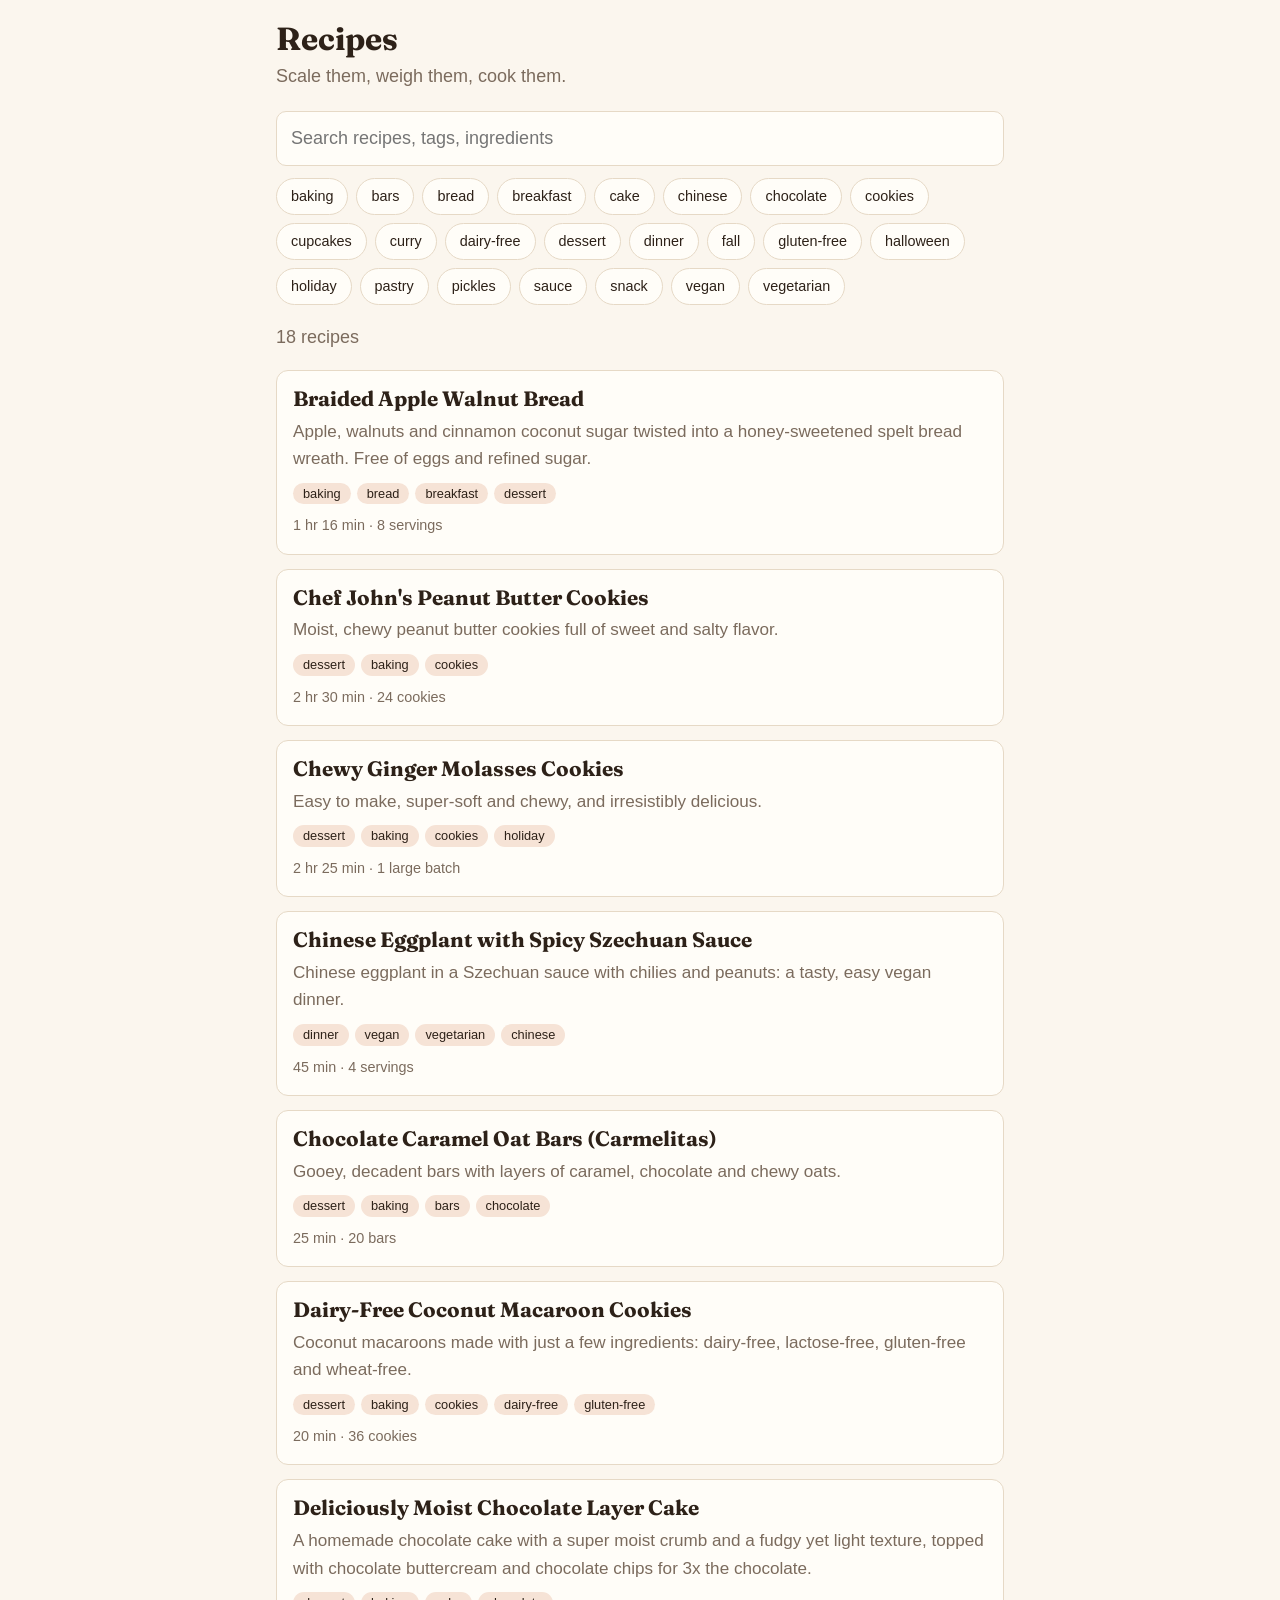
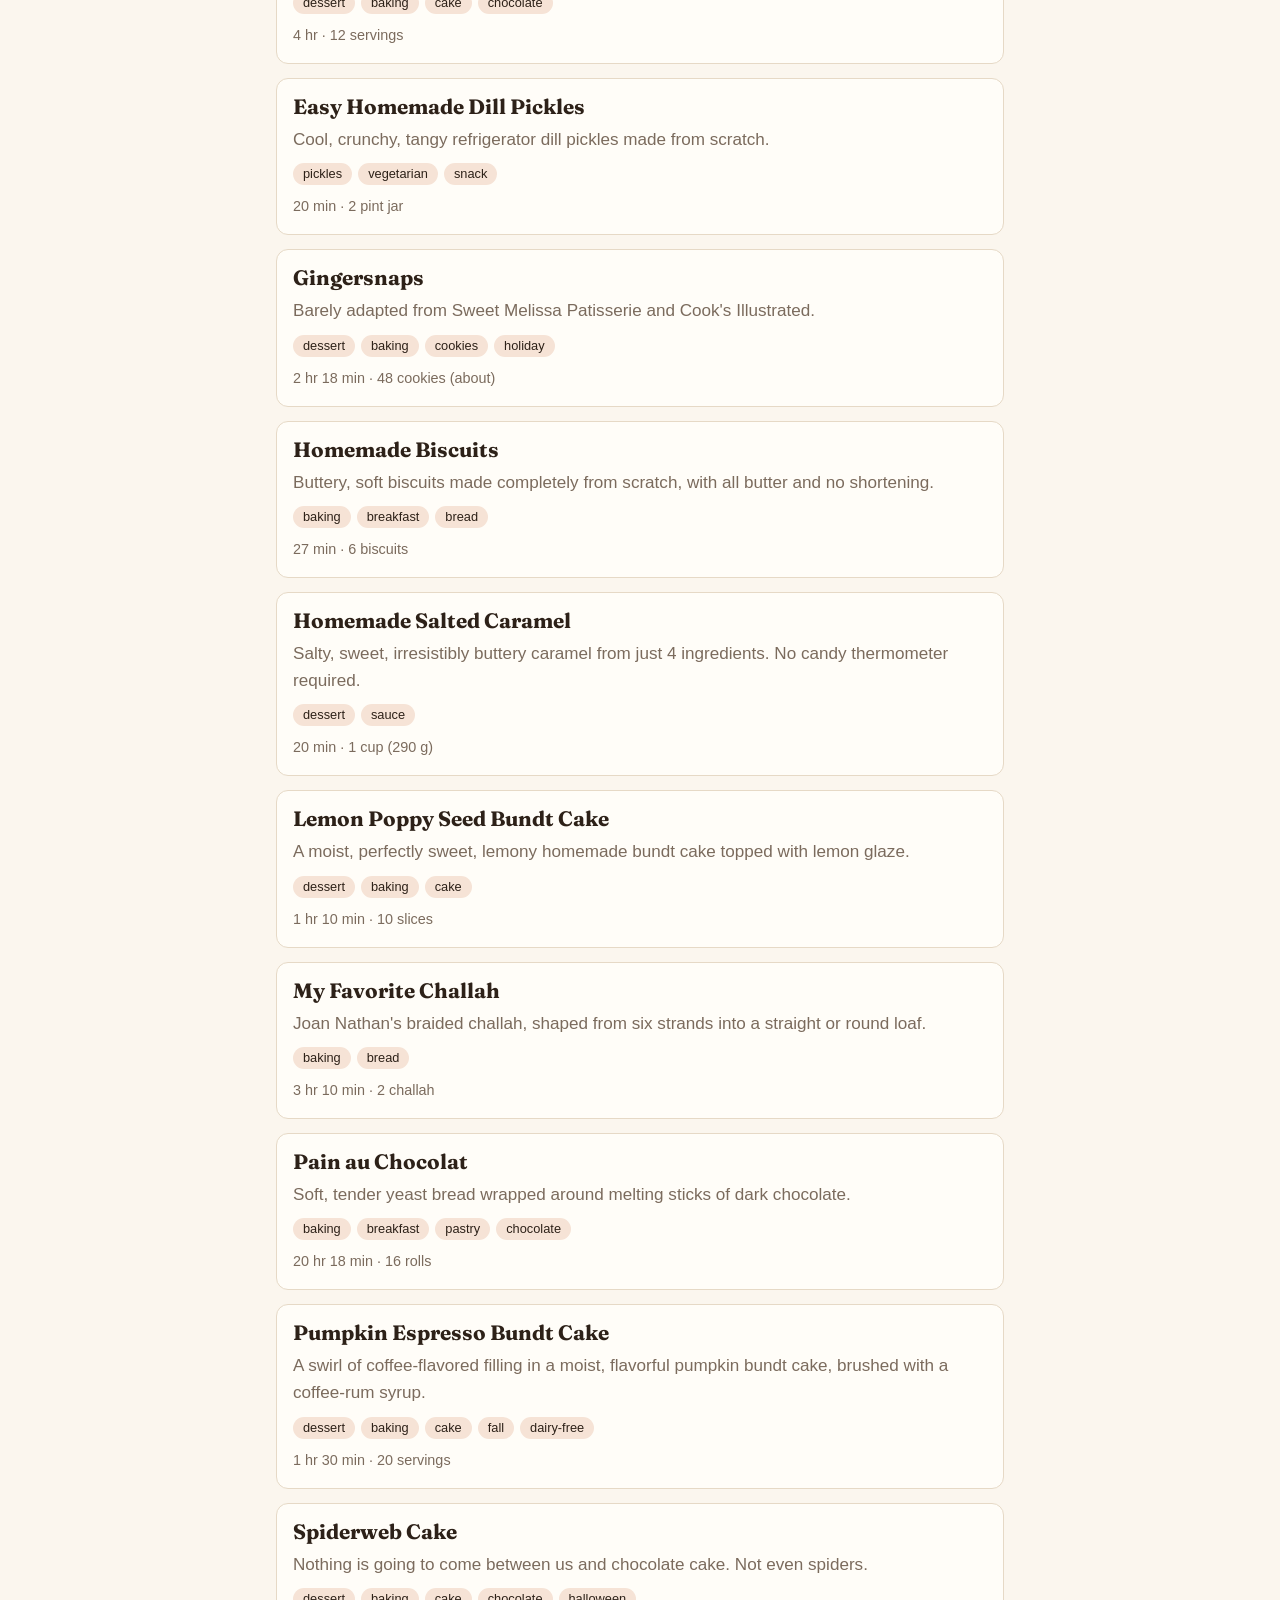
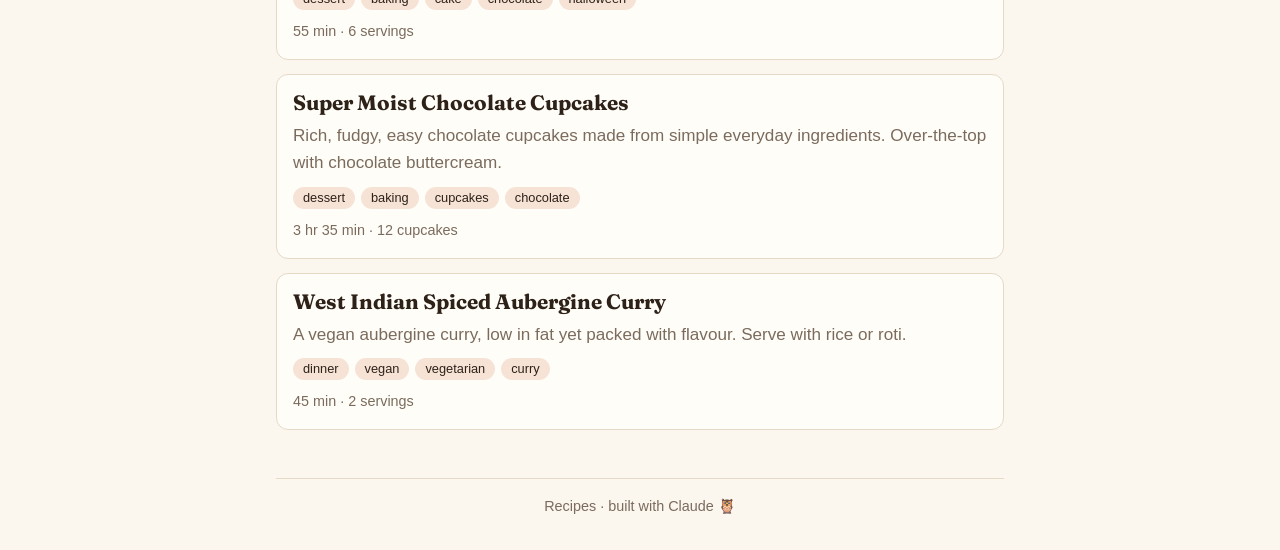
<file: index.html>
<!doctype html>
<html lang="en">
<head>
  <meta charset="utf-8">
  <meta name="viewport" content="width=device-width, initial-scale=1">
  <meta name="color-scheme" content="light dark">
  <title>Recipes</title>
  <meta name="description" content="A small collection of recipes with scaling and gram weights.">
  <link rel="stylesheet" href="https://fonts.googleapis.com/css2?family=Fraunces:opsz,wght@9..144,500;9..144,700&display=swap">
  <link rel="stylesheet" href="css/style.css?v=2">
</head>
<body>
  <main class="page">
    <header class="site-header">
      <h1>Recipes</h1>
      <p class="tagline">Scale them, weigh them, cook them.</p>
    </header>

    <div class="controls">
      <label class="visually-hidden" for="search">Search recipes</label>
      <input id="search" class="search" type="search" placeholder="Search recipes, tags, ingredients" autocomplete="off">
      <div id="tag-chips" class="chips" role="group" aria-label="Filter by tag"></div>
    </div>

    <p id="status" class="status" role="status" aria-live="polite"></p>
    <ul id="cards" class="cards"></ul>

    <footer class="site-footer">Recipes · built with Claude 🦉</footer>
  </main>
  <script src="js/common.js?v=2"></script>
  <script src="js/index.js?v=2"></script>
</body>
</html>
</file>
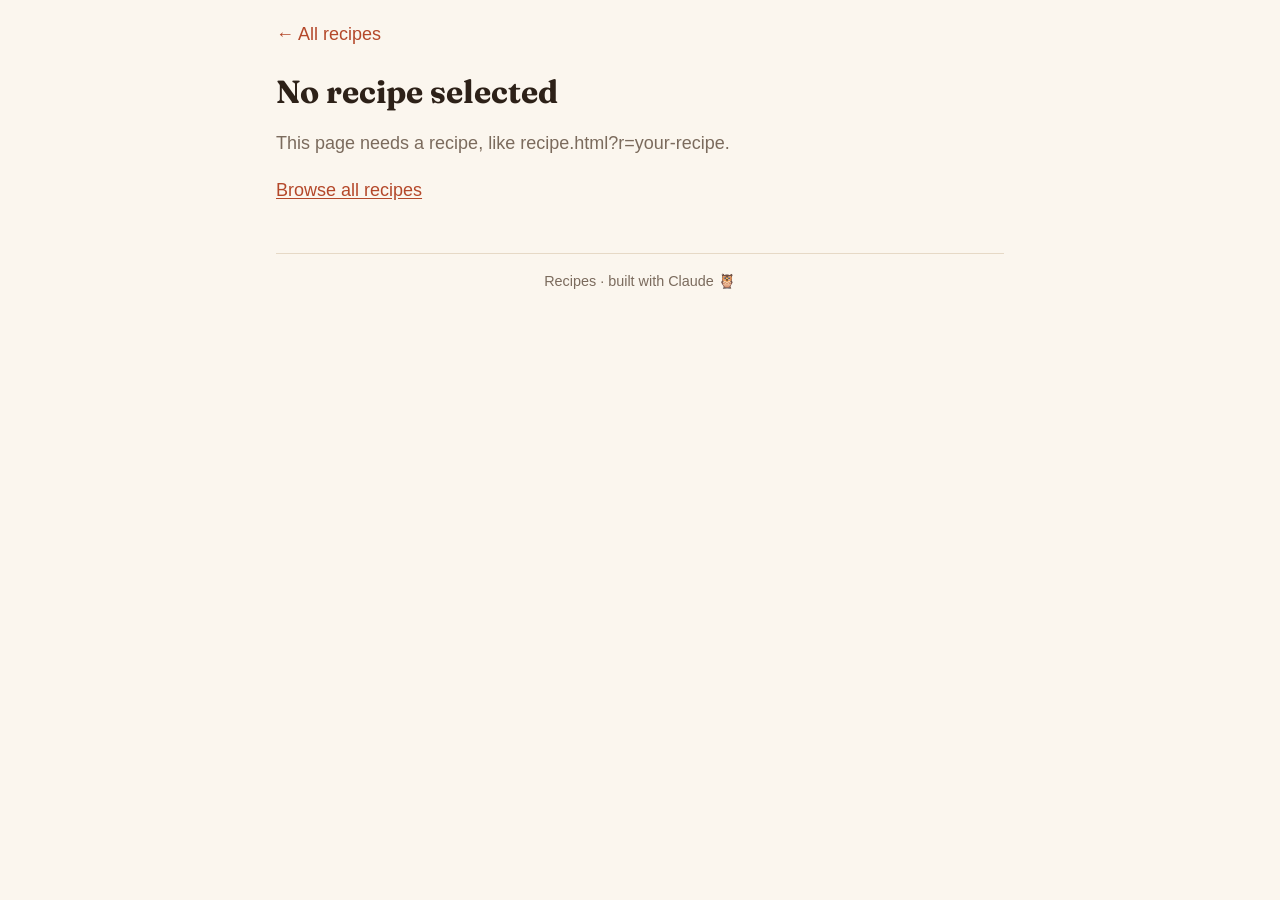
<file: recipe.html>
<!doctype html>
<html lang="en">
<head>
  <meta charset="utf-8">
  <meta name="viewport" content="width=device-width, initial-scale=1">
  <meta name="color-scheme" content="light dark">
  <title>Recipe</title>
  <link rel="stylesheet" href="https://fonts.googleapis.com/css2?family=Fraunces:opsz,wght@9..144,500;9..144,700&display=swap">
  <link rel="stylesheet" href="css/style.css?v=2">
</head>
<body>
  <main class="page">
    <nav class="back no-print"><a href="index.html">&larr; All recipes</a></nav>
    <div id="recipe" aria-live="polite"><p class="status">Loading recipe…</p></div>
    <footer class="site-footer">Recipes · built with Claude 🦉</footer>
  </main>
  <script src="js/common.js?v=2"></script>
  <script src="js/recipe.js?v=2"></script>
</body>
</html>
</file>
<file: css/style.css>
:root {
  --bg: #fbf6ee;
  --surface: #fffdf8;
  --text: #2d2118;
  --muted: #7b6b5d;
  --border: #e6d9c6;
  --accent: #b4482a;
  --accent-text: #ffffff;
  --accent-soft: #f6e3d6;
  --done: #a39484;
  --focus: #1f6fb2;
  --font-body: -apple-system, BlinkMacSystemFont, "Segoe UI", Roboto, "Helvetica Neue", Arial, sans-serif;
  --font-head: "Fraunces", Georgia, "Times New Roman", serif;
}

@media (prefers-color-scheme: dark) {
  :root {
    --bg: #1d1713;
    --surface: #271f19;
    --text: #f0e6da;
    --muted: #b3a291;
    --border: #3d3229;
    --accent: #e8825d;
    --accent-text: #1d1713;
    --accent-soft: #43291f;
    --done: #8a7c6e;
    --focus: #7cb7ee;
  }
}

*, *::before, *::after { box-sizing: border-box; }

html { -webkit-text-size-adjust: 100%; }

body {
  margin: 0;
  background: var(--bg);
  color: var(--text);
  font-family: var(--font-body);
  font-size: 1.0625rem; /* 17px */
  line-height: 1.6;
}

@media (min-width: 600px) { body { font-size: 1.125rem; } }

.page {
  max-width: 760px;
  margin: 0 auto;
  padding: 20px 16px 32px;
}

a { color: var(--accent); text-underline-offset: 2px; }
a:hover { text-decoration-thickness: 2px; }

:focus-visible { outline: 3px solid var(--focus); outline-offset: 2px; border-radius: 4px; }

h1, h2, h3 { font-family: var(--font-head); line-height: 1.2; margin: 0; }
h1 { font-size: 2rem; font-weight: 700; overflow-wrap: anywhere; }
h2 { font-size: 1.5rem; font-weight: 700; margin-bottom: 12px; }
h3 { font-size: 1.1rem; font-weight: 500; margin: 20px 0 8px; color: var(--muted); }

.visually-hidden {
  position: absolute; width: 1px; height: 1px; overflow: hidden;
  clip: rect(0 0 0 0); white-space: nowrap;
}

.site-header { margin-bottom: 20px; }
.tagline { margin: 4px 0 0; color: var(--muted); }

.site-footer {
  margin-top: 48px; padding-top: 16px;
  border-top: 1px solid var(--border);
  color: var(--muted); font-size: 0.9rem; text-align: center;
}

.status { color: var(--muted); }

/* ---- index ---- */

.search {
  width: 100%;
  padding: 12px 14px;
  font: inherit;
  color: var(--text);
  background: var(--surface);
  border: 1px solid var(--border);
  border-radius: 10px;
}

.chips { display: flex; flex-wrap: wrap; gap: 8px; margin: 12px 0 8px; }

.chip {
  font: inherit; font-size: 0.9rem;
  padding: 6px 14px;
  color: var(--text);
  background: var(--surface);
  border: 1px solid var(--border);
  border-radius: 999px;
  cursor: pointer;
}
.chip.active { background: var(--accent); border-color: var(--accent); color: var(--accent-text); }

.cards { list-style: none; margin: 16px 0 0; padding: 0; display: grid; gap: 14px; }

.card {
  position: relative;
  padding: 16px;
  background: var(--surface);
  border: 1px solid var(--border);
  border-radius: 12px;
}
.card:hover { border-color: var(--accent); }
.card h2 { font-size: 1.3rem; margin: 0 0 6px; }
.card-link { color: var(--text); text-decoration: none; }
.card-link::after { content: ""; position: absolute; inset: 0; border-radius: 12px; } /* whole card is the link */
.card-desc { margin: 0 0 10px; color: var(--muted); font-size: 0.95em; }
.card-meta { margin: 10px 0 0; font-size: 0.9rem; color: var(--muted); }

.tag-list { list-style: none; margin: 0; padding: 0; display: flex; flex-wrap: wrap; gap: 6px; }
.tag-list li {
  font-size: 0.8rem; line-height: 1.4;
  padding: 2px 10px;
  background: var(--accent-soft);
  color: var(--text);
  border-radius: 999px;
}

/* ---- recipe page ---- */

.back { margin-bottom: 16px; }
.back a { text-decoration: none; }

.recipe-head .lead { margin: 10px 0 12px; color: var(--muted); }
.source { margin: 8px 0 0; color: var(--muted); font-size: 0.95rem; }

.meta {
  display: flex; flex-wrap: wrap; gap: 8px 24px;
  margin: 16px 0 0; padding: 12px 0;
  border-top: 1px solid var(--border);
  border-bottom: 1px solid var(--border);
}
.meta-item dt { font-size: 0.75rem; text-transform: uppercase; letter-spacing: 0.06em; color: var(--muted); }
.meta-item dd { margin: 0; font-weight: 600; }

.recipe-controls {
  display: flex; flex-direction: column; gap: 12px;
  margin: 20px 0 8px;
}
.control { display: flex; align-items: center; gap: 12px; flex-wrap: wrap; }
.control-label { min-width: 3.5rem; font-size: 0.85rem; color: var(--muted); text-transform: uppercase; letter-spacing: 0.06em; }

.seg {
  display: inline-flex;
  border: 1px solid var(--border);
  border-radius: 10px;
  overflow: hidden;
  background: var(--surface);
}
.seg-btn {
  font: inherit; font-size: 0.95rem;
  min-height: 44px; min-width: 52px;
  padding: 6px 14px;
  color: var(--text);
  background: transparent;
  border: 0;
  border-right: 1px solid var(--border);
  cursor: pointer;
}
.seg-btn:last-child { border-right: 0; }
.seg-btn.active { background: var(--accent); color: var(--accent-text); font-weight: 700; }

.wake { display: inline-flex; align-items: center; gap: 8px; min-height: 44px; color: var(--muted); font-size: 0.95rem; cursor: pointer; }
.wake input { width: 20px; height: 20px; accent-color: var(--accent); }

.block { margin-top: 32px; }
.servings-line { margin: -4px 0 8px; color: var(--muted); font-weight: 600; }

.ingredients, .plain-list { list-style: none; margin: 0; padding: 0; }
.plain-list li { position: relative; padding: 4px 0 4px 20px; }
.plain-list li::before { content: "•"; position: absolute; left: 4px; color: var(--accent); }

.ingredients li { border-bottom: 1px solid var(--border); }
.ingredients li:last-child { border-bottom: 0; }

.ing {
  display: flex; align-items: flex-start; gap: 12px;
  padding: 10px 2px;
  cursor: pointer;
}
.ing input { flex: none; width: 22px; height: 22px; margin: 2px 0 0; accent-color: var(--accent); }
.ing-text { min-width: 0; overflow-wrap: anywhere; }
.amt-main { font-weight: 700; }
.amt-grams { color: var(--muted); font-variant-numeric: tabular-nums; }
.ing-note { color: var(--muted); }
.ing input:checked + .ing-text { text-decoration: line-through; color: var(--done); }
.ing input:checked + .ing-text .amt-main,
.ing input:checked + .ing-text .amt-grams,
.ing input:checked + .ing-text .ing-note { color: var(--done); }

.steps { list-style: none; margin: 0; padding: 0; counter-reset: step; }
.step {
  counter-increment: step;
  position: relative;
  margin: 0 0 12px;
  padding: 12px 14px 12px 52px;
  background: var(--surface);
  border: 1px solid var(--border);
  border-radius: 10px;
  cursor: pointer;
  break-inside: avoid;
  page-break-inside: avoid;
}
.step::before {
  content: counter(step);
  position: absolute; left: 12px; top: 12px;
  width: 28px; height: 28px;
  display: grid; place-items: center;
  font-weight: 700; font-size: 0.9rem;
  color: var(--accent-text); background: var(--accent);
  border-radius: 50%;
}
.step.done { color: var(--done); text-decoration: line-through; background: transparent; }
.step.done::before { background: var(--done); }

.error { margin-top: 24px; }
.error p { color: var(--muted); }

/* ---- print ---- */

@media print {
  :root {
    --bg: #fff; --surface: #fff; --text: #000; --muted: #333;
    --border: #bbb; --accent: #000; --accent-soft: #fff; --done: #000;
  }
  body { background: #fff; color: #000; font-size: 11pt; line-height: 1.4; }
  .page { max-width: none; padding: 0; }
  .no-print, .site-footer { display: none !important; }
  a { color: #000; text-decoration: none; }
  .step { border: 0; padding: 4px 0 4px 32px; margin-bottom: 6px; break-inside: avoid; page-break-inside: avoid; }
  .step::before { background: none; color: #000; border: 1px solid #000; width: 22px; height: 22px; left: 0; top: 4px; font-size: 0.75rem; }
  .step.done, .ing input:checked + .ing-text { text-decoration: none; color: #000; }
  .ing { padding: 3px 0; }
  .ing input { appearance: none; -webkit-appearance: none; border: 1px solid #000; width: 12px; height: 12px; margin-top: 4px; }
  .ing input:checked { background: none; }
  .tag-list li { border: 1px solid #999; }
  .block { margin-top: 18px; }
  h2, h3 { break-after: avoid; page-break-after: avoid; }
  .ingredients li { break-inside: avoid; }
}
</file>
